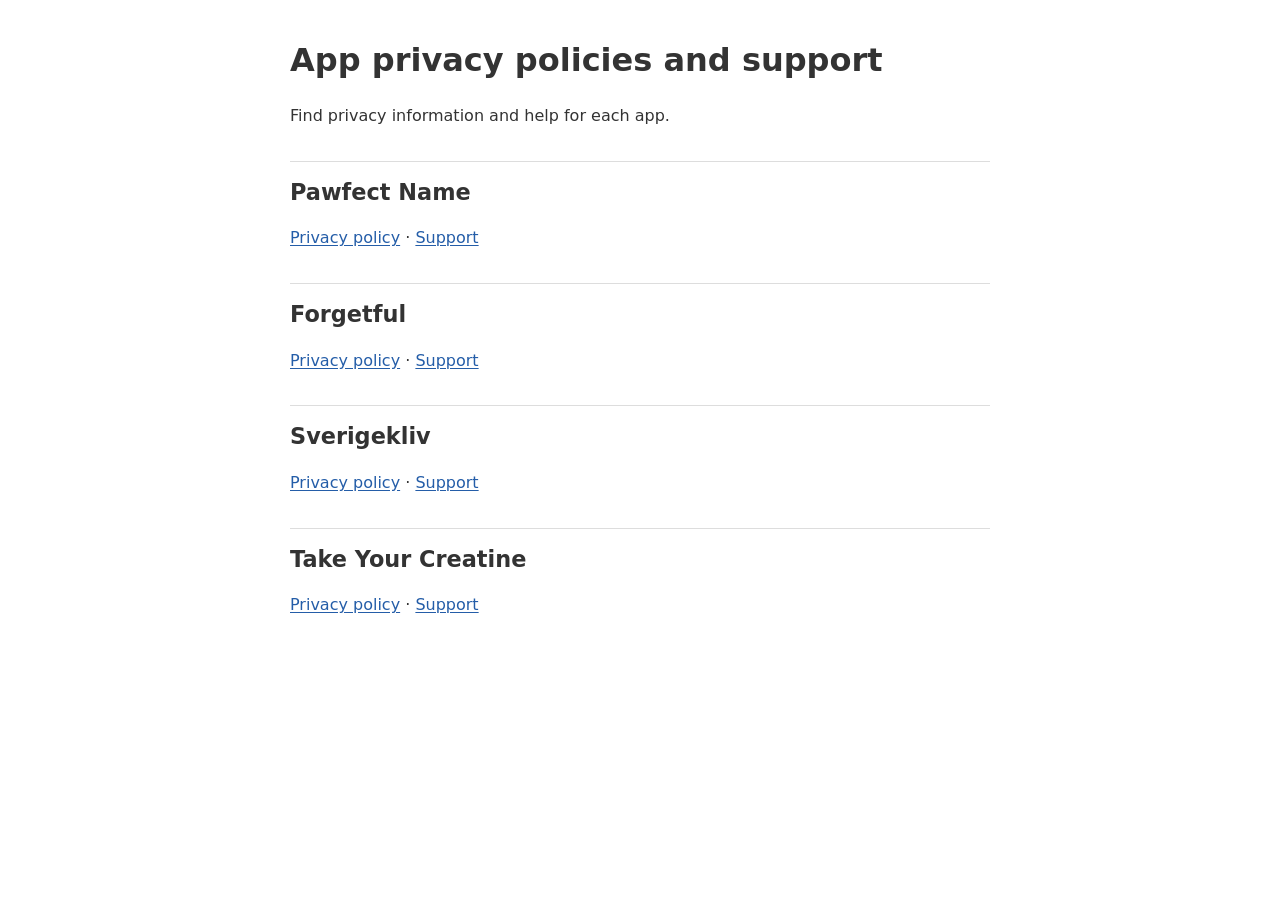
<file: index.html>
<!DOCTYPE html>
<html lang="en">
<head>
  <meta charset="UTF-8">
  <meta name="viewport" content="width=device-width, initial-scale=1">
  <title>App privacy policies and support</title>
  <link rel="stylesheet" href="assets/style.css">
</head>
<body>
  <main>
    <h1>App privacy policies and support</h1>
    <p>Find privacy information and help for each app.</p>
    <ul class="app-list">
      <li><h2>Pawfect Name</h2><p><a href="pawfect-name/privacy.html">Privacy policy</a> · <a href="pawfect-name/support.html">Support</a></p></li>
      <li><h2>Forgetful</h2><p><a href="forgetful/privacy.html">Privacy policy</a> · <a href="forgetful/support.html">Support</a></p></li>
      <li><h2>Sverigekliv</h2><p><a href="sverigekliv/privacy.html">Privacy policy</a> · <a href="sverigekliv/support.html">Support</a></p></li>
      <li><h2>Take Your Creatine</h2><p><a href="take-your-creatine/privacy.html">Privacy policy</a> · <a href="take-your-creatine/support.html">Support</a></p></li>
    </ul>
  </main>
</body>
</html>
</file>
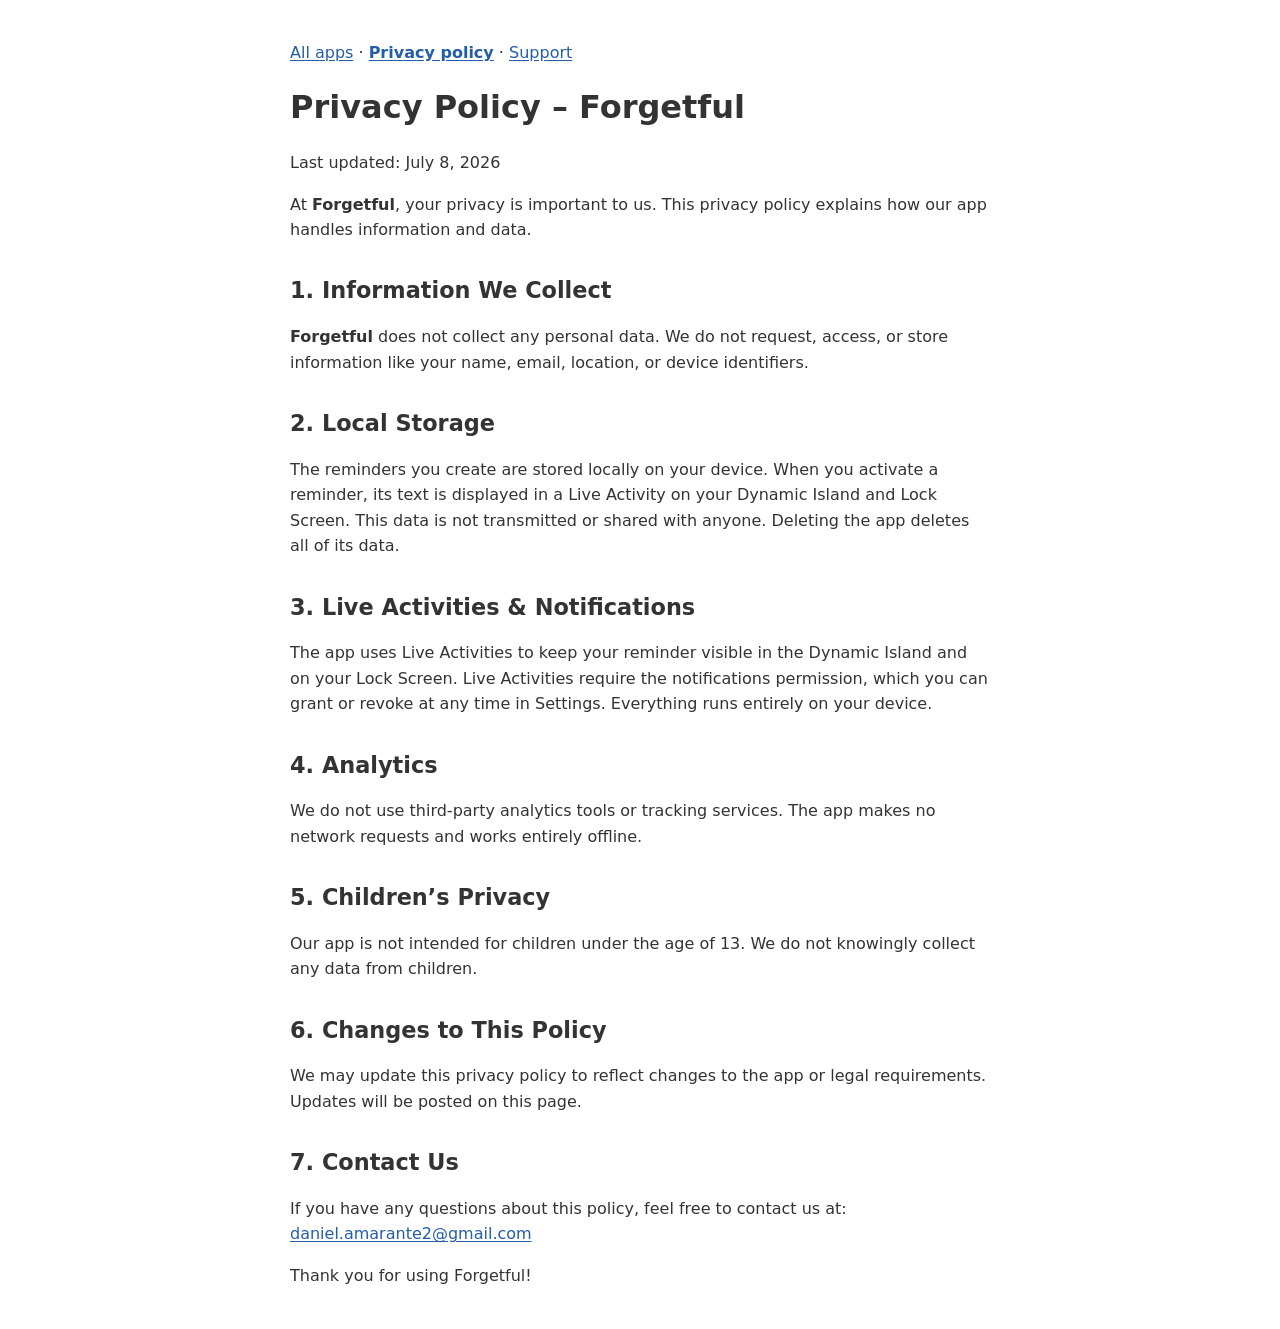
<file: forgetful/privacy.html>
<!DOCTYPE html>
<html lang="en">
<head>
  <meta charset="UTF-8">
  <meta name="viewport" content="width=device-width, initial-scale=1">
  <title>Privacy Policy – Forgetful</title>
  <link rel="stylesheet" href="../assets/style.css">
</head>
<body>
  <nav aria-label="Page navigation"><a href="../index.html">All apps</a> · <a href="privacy.html" aria-current="page">Privacy policy</a> · <a href="support.html">Support</a></nav>
  <main>

    <h1>Privacy Policy – Forgetful</h1>

    <p>Last updated: July 8, 2026</p>

    <p>At <strong>Forgetful</strong>, your privacy is important to us. This privacy policy explains how our app handles information and data.</p>

    <h2>1. Information We Collect</h2>
    <p><strong>Forgetful</strong> does not collect any personal data. We do not request, access, or store information like your name, email, location, or device identifiers.</p>

    <h2>2. Local Storage</h2>
    <p>The reminders you create are stored locally on your device. When you activate a reminder, its text is displayed in a Live Activity on your Dynamic Island and Lock Screen. This data is not transmitted or shared with anyone. Deleting the app deletes all of its data.</p>

    <h2>3. Live Activities &amp; Notifications</h2>
    <p>The app uses Live Activities to keep your reminder visible in the Dynamic Island and on your Lock Screen. Live Activities require the notifications permission, which you can grant or revoke at any time in Settings. Everything runs entirely on your device.</p>

    <h2>4. Analytics</h2>
    <p>We do not use third-party analytics tools or tracking services. The app makes no network requests and works entirely offline.</p>

    <h2>5. Children’s Privacy</h2>
    <p>Our app is not intended for children under the age of 13. We do not knowingly collect any data from children.</p>

    <h2>6. Changes to This Policy</h2>
    <p>We may update this privacy policy to reflect changes to the app or legal requirements. Updates will be posted on this page.</p>

    <h2>7. Contact Us</h2>
    <p>If you have any questions about this policy, feel free to contact us at: <a href="mailto:daniel.amarante2@gmail.com">daniel.amarante2@gmail.com</a></p>

    <p>Thank you for using Forgetful!</p>

  </main>
</body>
</html>
</file>
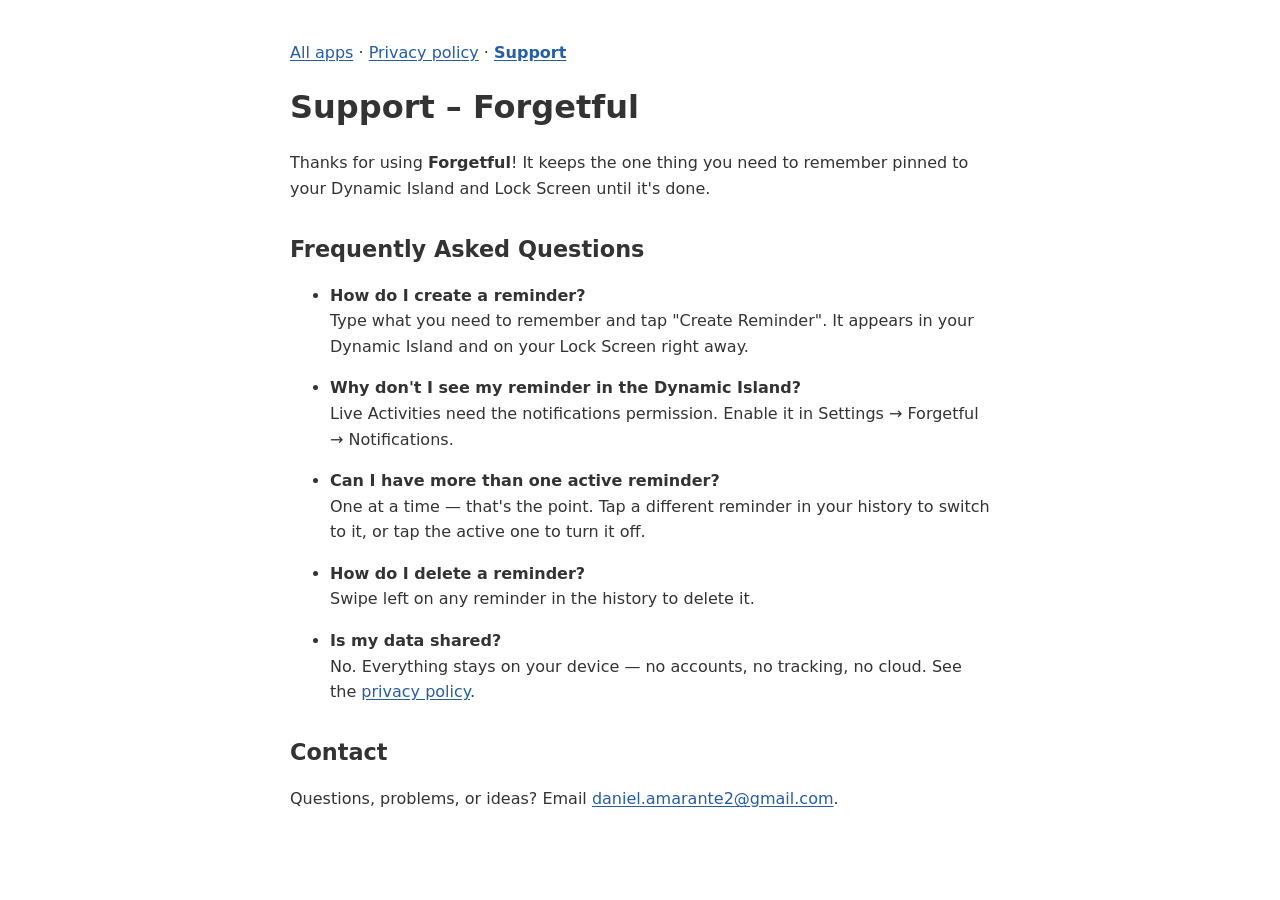
<file: forgetful/support.html>
<!DOCTYPE html>
<html lang="en">
<head>
  <meta charset="UTF-8">
  <meta name="viewport" content="width=device-width, initial-scale=1">
  <title>Support – Forgetful</title>
  <link rel="stylesheet" href="../assets/style.css">
</head>
<body>
  <nav aria-label="Page navigation"><a href="../index.html">All apps</a> · <a href="privacy.html">Privacy policy</a> · <a href="support.html" aria-current="page">Support</a></nav>
  <main>

    <h1>Support – Forgetful</h1>

    <p>Thanks for using <strong>Forgetful</strong>! It keeps the one thing you need to remember pinned to your Dynamic Island and Lock Screen until it's done.</p>

    <h2>Frequently Asked Questions</h2>
    <ul>
    <li><strong>How do I create a reminder?</strong><br>
    Type what you need to remember and tap "Create Reminder". It appears in your Dynamic Island and on your Lock Screen right away.
    </li>
    <li><strong>Why don't I see my reminder in the Dynamic Island?</strong><br>
    Live Activities need the notifications permission. Enable it in Settings → Forgetful → Notifications.
    </li>
    <li><strong>Can I have more than one active reminder?</strong><br>
    One at a time — that's the point. Tap a different reminder in your history to switch to it, or tap the active one to turn it off.
    </li>
    <li><strong>How do I delete a reminder?</strong><br>
    Swipe left on any reminder in the history to delete it.
    </li>
    <li><strong>Is my data shared?</strong><br>
    No. Everything stays on your device — no accounts, no tracking, no cloud. See the
    <a href="privacy.html">privacy policy</a>.
    </li>
    </ul>

    <h2>Contact</h2>
    <p>Questions, problems, or ideas? Email <a href="mailto:daniel.amarante2@gmail.com">daniel.amarante2@gmail.com</a>.</p>

  </main>
</body>
</html>
</file>
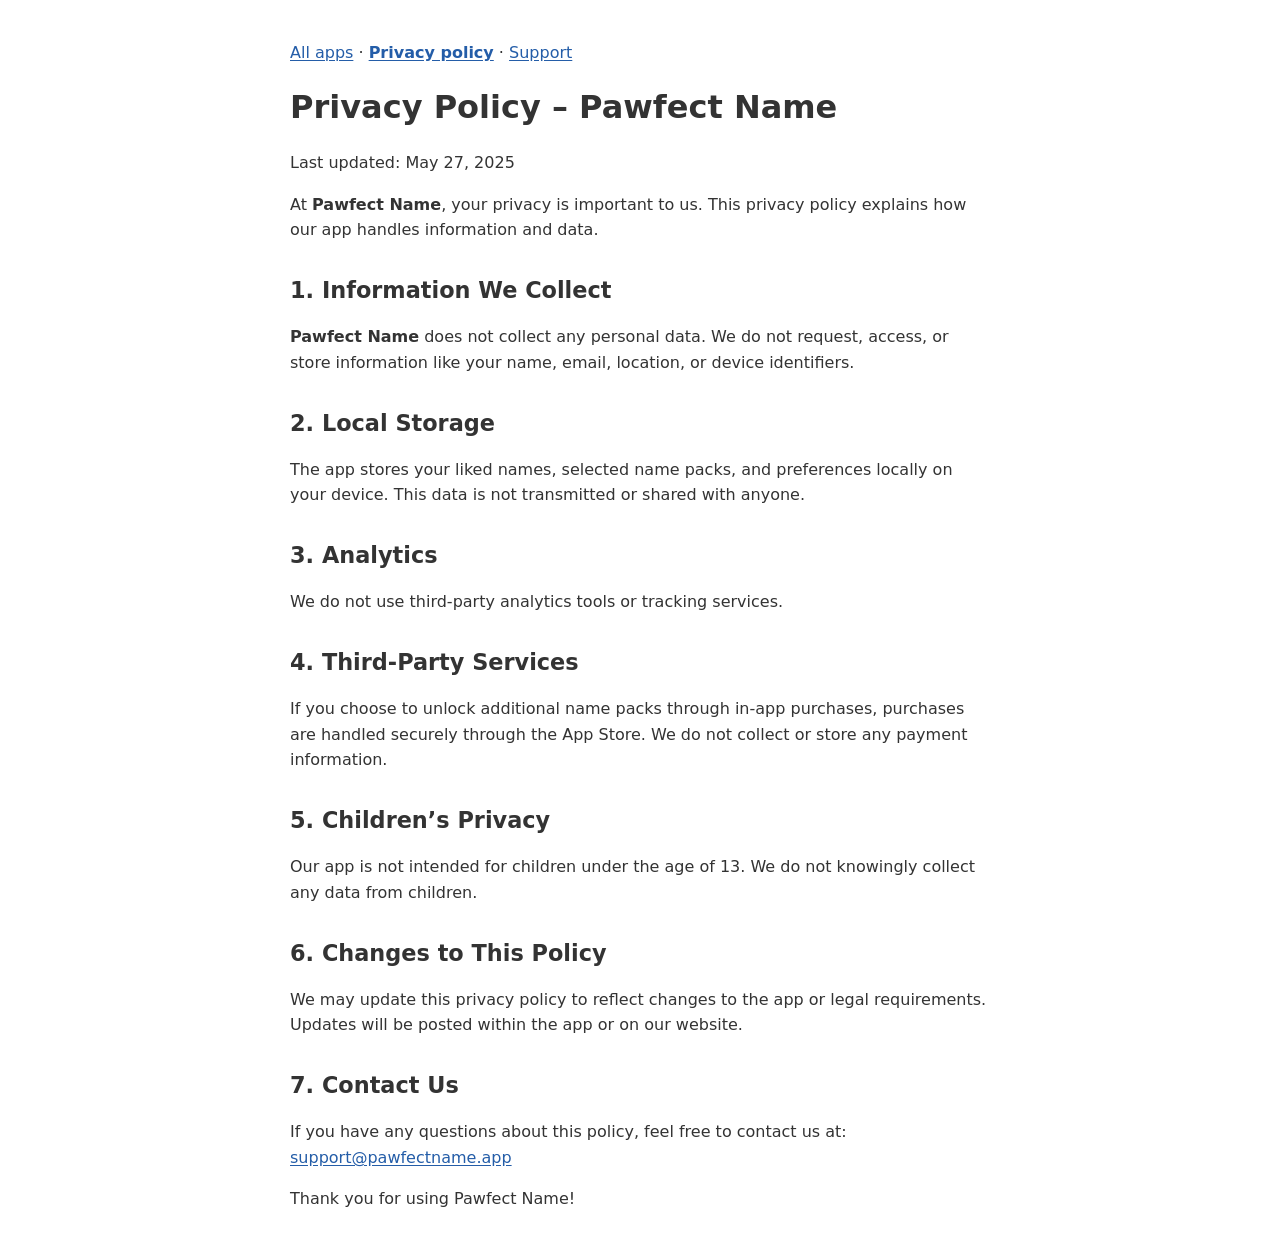
<file: pawfect-name/privacy.html>
<!DOCTYPE html>
<html lang="en">
<head>
  <meta charset="UTF-8">
  <meta name="viewport" content="width=device-width, initial-scale=1">
  <title>Privacy Policy – Pawfect Name</title>
  <link rel="stylesheet" href="../assets/style.css">
</head>
<body>
  <nav aria-label="Page navigation"><a href="../index.html">All apps</a> · <a href="privacy.html" aria-current="page">Privacy policy</a> · <a href="support.html">Support</a></nav>
  <main>

    <h1>Privacy Policy – Pawfect Name</h1>

    <p>Last updated: May 27, 2025</p>

    <p>At <strong>Pawfect Name</strong>, your privacy is important to us. This privacy policy explains how our app handles information and data.</p>

    <h2>1. Information We Collect</h2>
    <p><strong>Pawfect Name</strong> does not collect any personal data. We do not request, access, or store information like your name, email, location, or device identifiers.</p>

    <h2>2. Local Storage</h2>
    <p>The app stores your liked names, selected name packs, and preferences locally on your device. This data is not transmitted or shared with anyone.</p>

    <h2>3. Analytics</h2>
    <p>We do not use third-party analytics tools or tracking services.</p>

    <h2>4. Third-Party Services</h2>
    <p>If you choose to unlock additional name packs through in-app purchases, purchases are handled securely through the App Store. We do not collect or store any payment information.</p>

    <h2>5. Children’s Privacy</h2>
    <p>Our app is not intended for children under the age of 13. We do not knowingly collect any data from children.</p>

    <h2>6. Changes to This Policy</h2>
    <p>We may update this privacy policy to reflect changes to the app or legal requirements. Updates will be posted within the app or on our website.</p>

    <h2>7. Contact Us</h2>
    <p>If you have any questions about this policy, feel free to contact us at: <a href="mailto:support@pawfectname.app">support@pawfectname.app</a></p>

    <p>Thank you for using Pawfect Name!</p>

  </main>
</body>
</html>
</file>
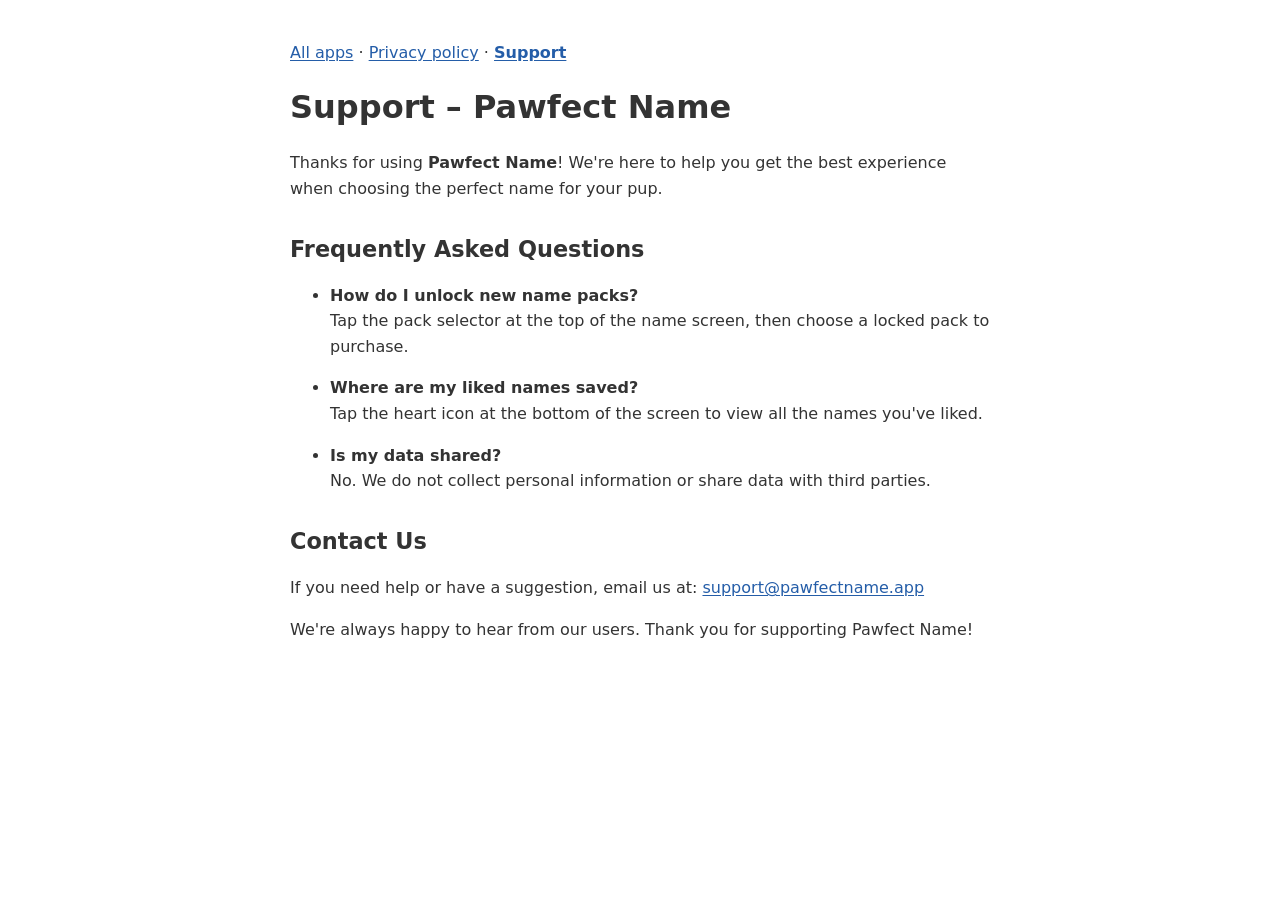
<file: pawfect-name/support.html>
<!DOCTYPE html>
<html lang="en">
<head>
  <meta charset="UTF-8">
  <meta name="viewport" content="width=device-width, initial-scale=1">
  <title>Support – Pawfect Name</title>
  <link rel="stylesheet" href="../assets/style.css">
</head>
<body>
  <nav aria-label="Page navigation"><a href="../index.html">All apps</a> · <a href="privacy.html">Privacy policy</a> · <a href="support.html" aria-current="page">Support</a></nav>
  <main>

    <h1>Support – Pawfect Name</h1>

    <p>Thanks for using <strong>Pawfect Name</strong>! We're here to help you get the best experience when choosing the perfect name for your pup.</p>

    <h2>Frequently Asked Questions</h2>
    <ul>
    <li><strong>How do I unlock new name packs?</strong><br>
    Tap the pack selector at the top of the name screen, then choose a locked pack to purchase.
    </li>
    <li><strong>Where are my liked names saved?</strong><br>
    Tap the heart icon at the bottom of the screen to view all the names you've liked.
    </li>
    <li><strong>Is my data shared?</strong><br>
    No. We do not collect personal information or share data with third parties.
    </li>
    </ul>

    <h2>Contact Us</h2>
    <p>If you need help or have a suggestion, email us at: <a href="mailto:support@pawfectname.app">support@pawfectname.app</a></p>

    <p>We're always happy to hear from our users. Thank you for supporting Pawfect Name!</p>

  </main>
</body>
</html>
</file>
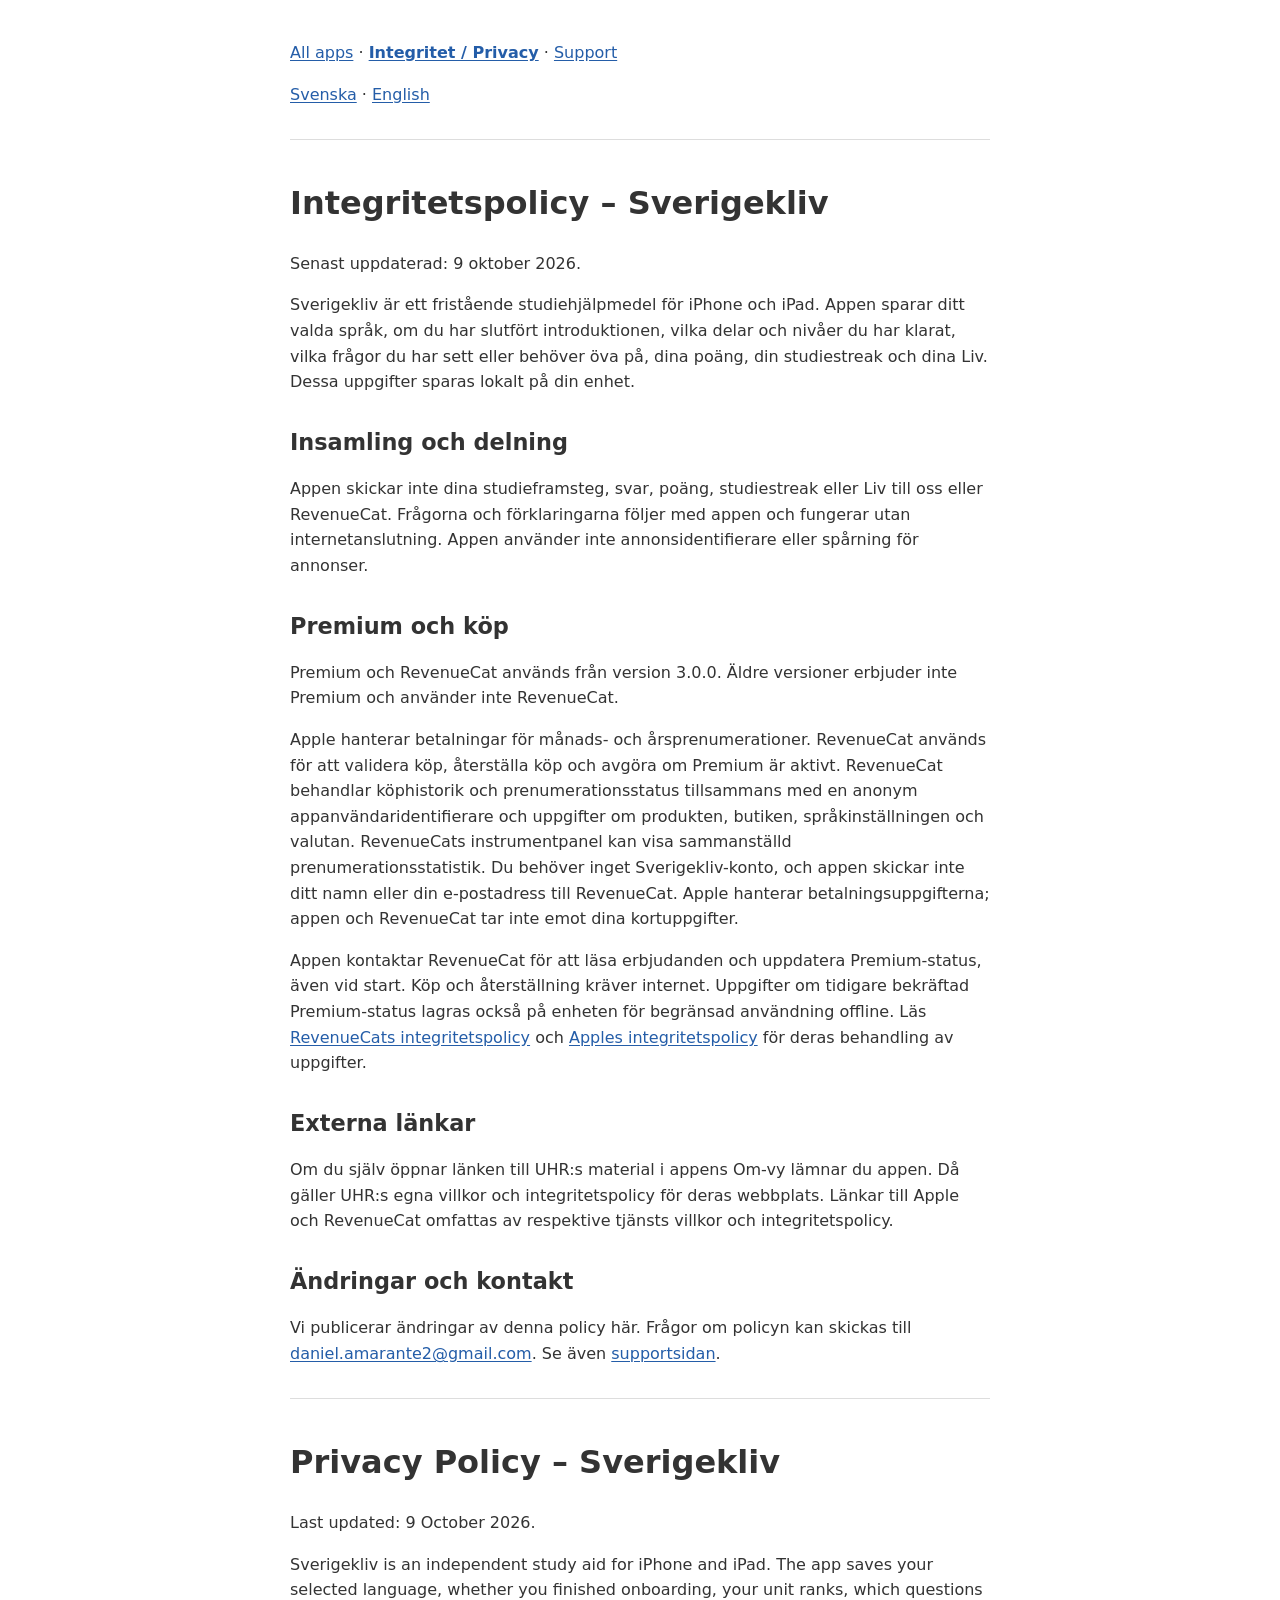
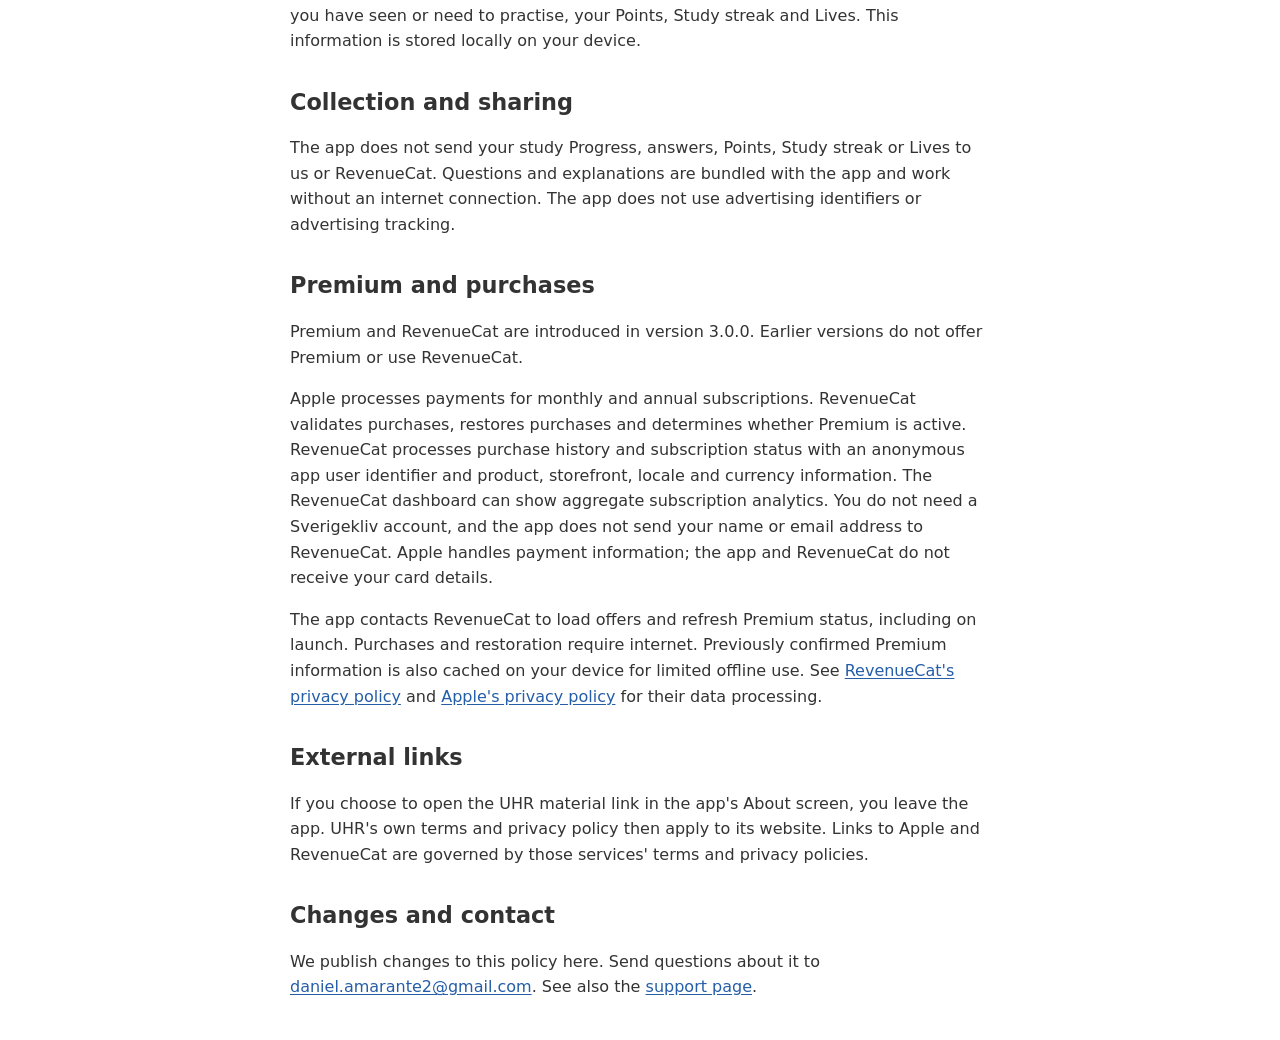
<file: sverigekliv/privacy.html>
<!DOCTYPE html>
<html lang="sv">
<head>
  <meta charset="UTF-8">
  <meta name="viewport" content="width=device-width, initial-scale=1">
  <title>Integritetspolicy / Privacy Policy – Sverigekliv</title>
  <link rel="stylesheet" href="../assets/style.css">
</head>
<body>
  <nav aria-label="Page navigation"><a href="../index.html">All apps</a> · <a href="privacy.html" aria-current="page">Integritet / Privacy</a> · <a href="support.html">Support</a></nav>
  <nav aria-label="Language navigation"><a href="#sv" lang="sv">Svenska</a> · <a href="#en" lang="en">English</a></nav>
  <main>

    <section id="sv" lang="sv">
    <h1>Integritetspolicy – Sverigekliv</h1>
    <p>Senast uppdaterad: 9 oktober 2026.</p>
    <p>Sverigekliv är ett fristående studiehjälpmedel för iPhone och iPad. Appen sparar ditt valda språk, om du har slutfört introduktionen, vilka delar och nivåer du har klarat, vilka frågor du har sett eller behöver öva på, dina poäng, din studiestreak och dina Liv. Dessa uppgifter sparas lokalt på din enhet.</p>
    <h2>Insamling och delning</h2>
    <p>Appen skickar inte dina studieframsteg, svar, poäng, studiestreak eller Liv till oss eller RevenueCat. Frågorna och förklaringarna följer med appen och fungerar utan internetanslutning. Appen använder inte annonsidentifierare eller spårning för annonser.</p>
    <h2>Premium och köp</h2>
    <p>Premium och RevenueCat används från version 3.0.0. Äldre versioner erbjuder inte Premium och använder inte RevenueCat.</p>
    <p>Apple hanterar betalningar för månads- och årsprenumerationer. RevenueCat används för att validera köp, återställa köp och avgöra om Premium är aktivt. RevenueCat behandlar köphistorik och prenumerationsstatus tillsammans med en anonym appanvändaridentifierare och uppgifter om produkten, butiken, språkinställningen och valutan. RevenueCats instrumentpanel kan visa sammanställd prenumerationsstatistik. Du behöver inget Sverigekliv-konto, och appen skickar inte ditt namn eller din e-postadress till RevenueCat. Apple hanterar betalningsuppgifterna; appen och RevenueCat tar inte emot dina kortuppgifter.</p>
    <p>Appen kontaktar RevenueCat för att läsa erbjudanden och uppdatera Premium-status, även vid start. Köp och återställning kräver internet. Uppgifter om tidigare bekräftad Premium-status lagras också på enheten för begränsad användning offline. Läs <a href="https://www.revenuecat.com/privacy">RevenueCats integritetspolicy</a> och <a href="https://www.apple.com/legal/privacy/">Apples integritetspolicy</a> för deras behandling av uppgifter.</p>
    <h2>Externa länkar</h2>

    <p>Om du själv öppnar länken till UHR:s material i appens Om-vy lämnar du appen. Då gäller UHR:s egna villkor och integritetspolicy för deras webbplats. Länkar till Apple och RevenueCat omfattas av respektive tjänsts villkor och integritetspolicy.</p>
    <h2>Ändringar och kontakt</h2>
    <p>Vi publicerar ändringar av denna policy här. Frågor om policyn kan skickas till <a href="mailto:daniel.amarante2@gmail.com">daniel.amarante2@gmail.com</a>. Se även <a href="support.html">supportsidan</a>.</p>
    </section>

    <section id="en" lang="en">
    <h1>Privacy Policy – Sverigekliv</h1>
    <p>Last updated: 9 October 2026.</p>
    <p>Sverigekliv is an independent study aid for iPhone and iPad. The app saves your selected language, whether you finished onboarding, your unit ranks, which questions you have seen or need to practise, your Points, Study streak and Lives. This information is stored locally on your device.</p>
    <h2>Collection and sharing</h2>
    <p>The app does not send your study Progress, answers, Points, Study streak or Lives to us or RevenueCat. Questions and explanations are bundled with the app and work without an internet connection. The app does not use advertising identifiers or advertising tracking.</p>
    <h2>Premium and purchases</h2>
    <p>Premium and RevenueCat are introduced in version 3.0.0. Earlier versions do not offer Premium or use RevenueCat.</p>
    <p>Apple processes payments for monthly and annual subscriptions. RevenueCat validates purchases, restores purchases and determines whether Premium is active. RevenueCat processes purchase history and subscription status with an anonymous app user identifier and product, storefront, locale and currency information. The RevenueCat dashboard can show aggregate subscription analytics. You do not need a Sverigekliv account, and the app does not send your name or email address to RevenueCat. Apple handles payment information; the app and RevenueCat do not receive your card details.</p>
    <p>The app contacts RevenueCat to load offers and refresh Premium status, including on launch. Purchases and restoration require internet. Previously confirmed Premium information is also cached on your device for limited offline use. See <a href="https://www.revenuecat.com/privacy">RevenueCat's privacy policy</a> and <a href="https://www.apple.com/legal/privacy/">Apple's privacy policy</a> for their data processing.</p>
    <h2>External links</h2>

    <p>If you choose to open the UHR material link in the app's About screen, you leave the app. UHR's own terms and privacy policy then apply to its website. Links to Apple and RevenueCat are governed by those services' terms and privacy policies.</p>
    <h2>Changes and contact</h2>
    <p>We publish changes to this policy here. Send questions about it to <a href="mailto:daniel.amarante2@gmail.com">daniel.amarante2@gmail.com</a>. See also the <a href="support.html">support page</a>.</p>
    </section>
  </main>
</body>
</html>
</file>
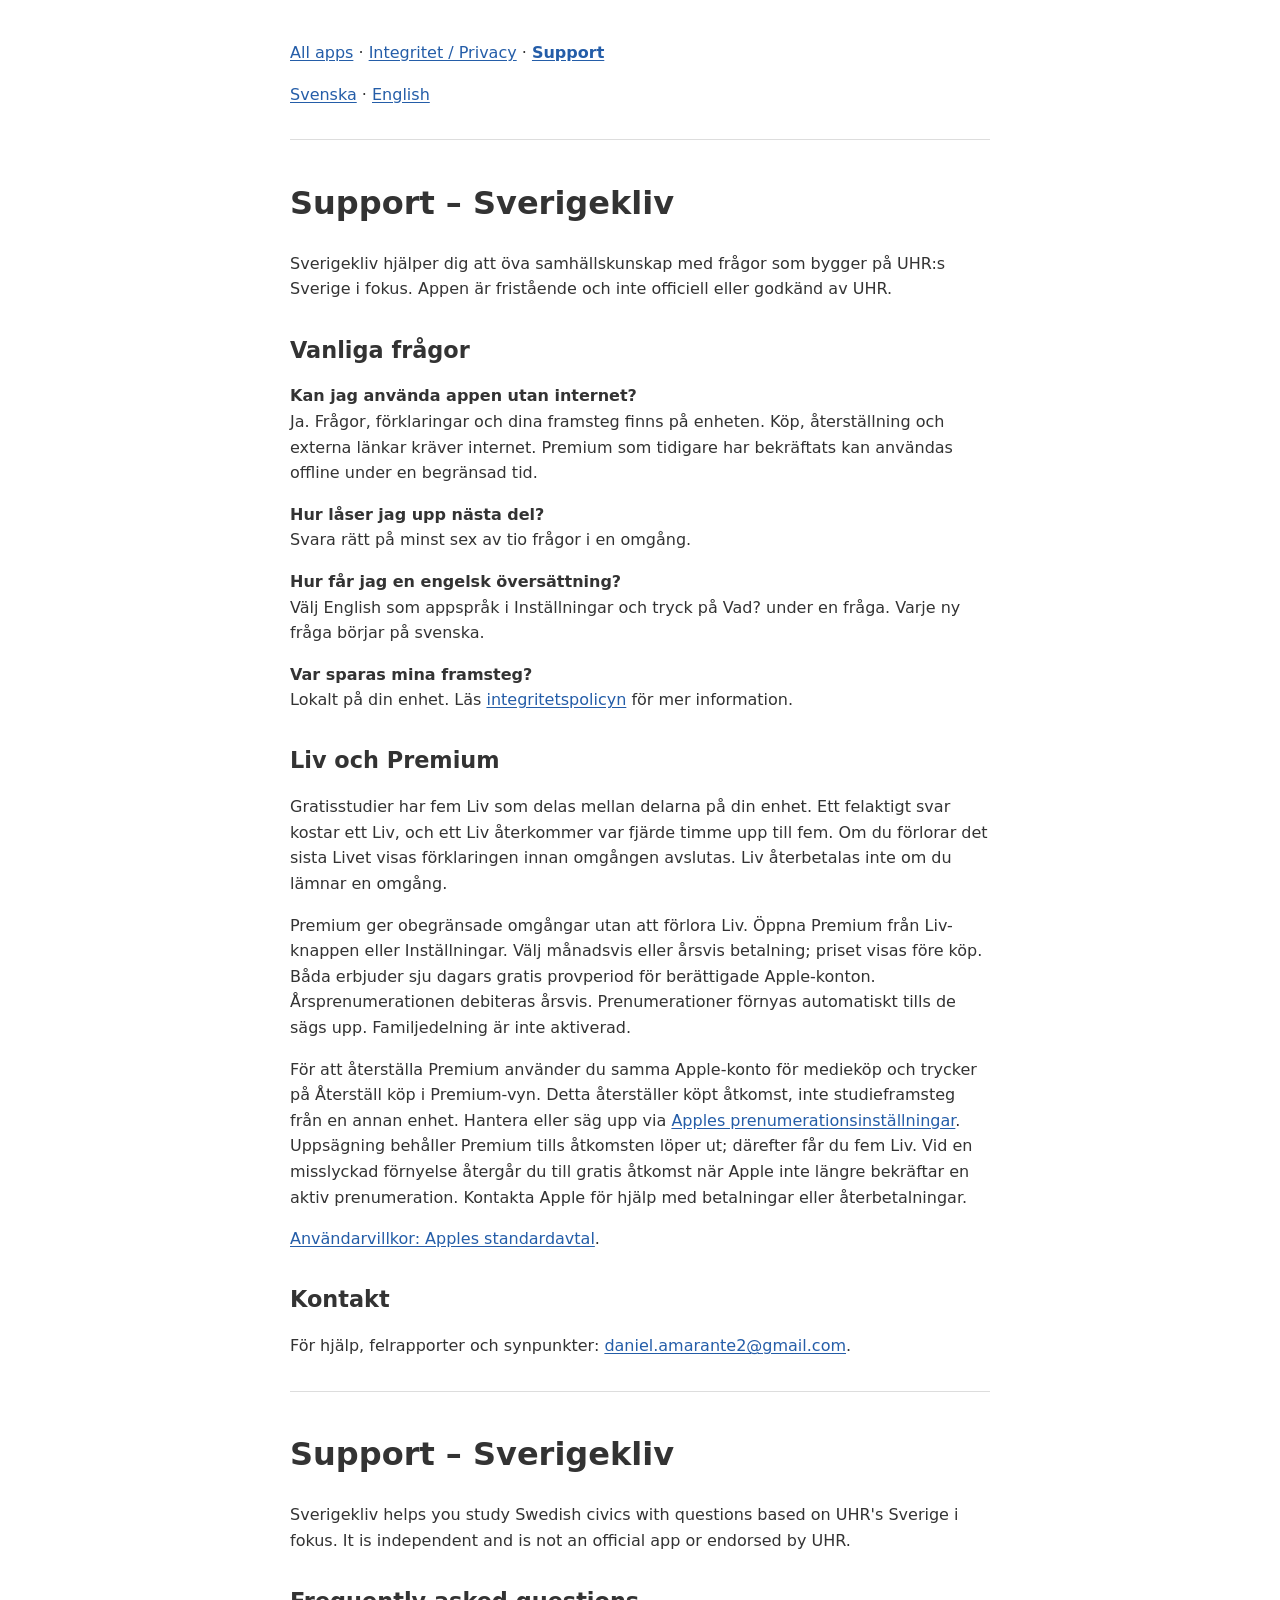
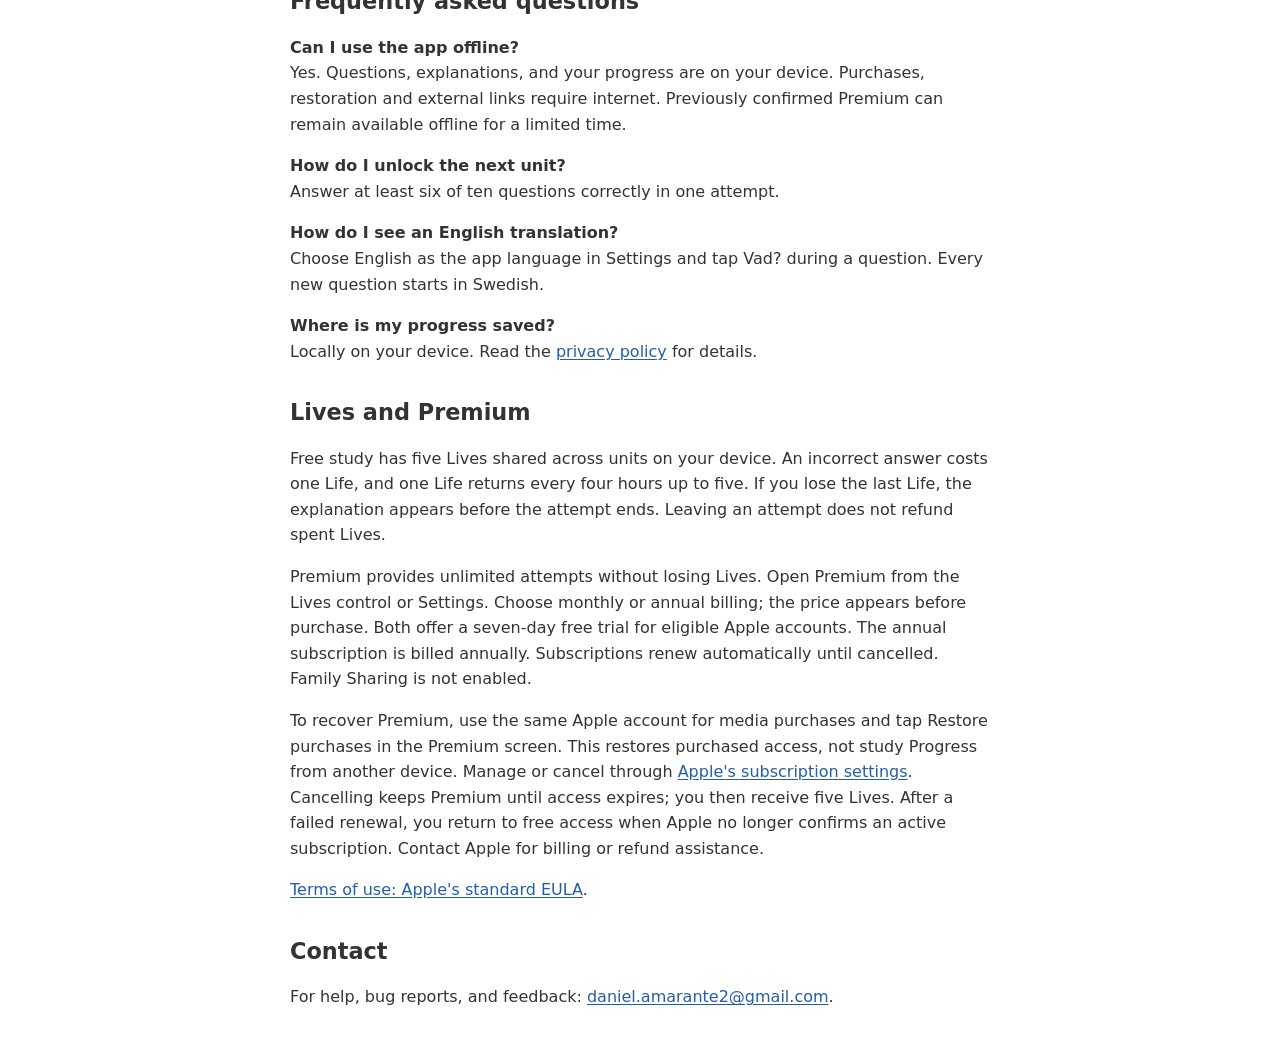
<file: sverigekliv/support.html>
<!DOCTYPE html>
<html lang="sv">
<head>
  <meta charset="UTF-8">
  <meta name="viewport" content="width=device-width, initial-scale=1">
  <title>Support – Sverigekliv</title>
  <link rel="stylesheet" href="../assets/style.css">
</head>
<body>
  <nav aria-label="Page navigation"><a href="../index.html">All apps</a> · <a href="privacy.html">Integritet / Privacy</a> · <a href="support.html" aria-current="page">Support</a></nav>
  <nav aria-label="Language navigation"><a href="#sv" lang="sv">Svenska</a> · <a href="#en" lang="en">English</a></nav>
  <main>

    <section id="sv" lang="sv">
    <h1>Support – Sverigekliv</h1>
    <p>Sverigekliv hjälper dig att öva samhällskunskap med frågor som bygger på UHR:s Sverige i fokus. Appen är fristående och inte officiell eller godkänd av UHR.</p>
    <h2>Vanliga frågor</h2>
    <p><strong>Kan jag använda appen utan internet?</strong><br>Ja. Frågor, förklaringar och dina framsteg finns på enheten. Köp, återställning och externa länkar kräver internet. Premium som tidigare har bekräftats kan användas offline under en begränsad tid.</p>
    <p><strong>Hur låser jag upp nästa del?</strong><br>Svara rätt på minst sex av tio frågor i en omgång.</p>
    <p><strong>Hur får jag en engelsk översättning?</strong><br>Välj English som appspråk i Inställningar och tryck på Vad? under en fråga. Varje ny fråga börjar på svenska.</p>
    <p><strong>Var sparas mina framsteg?</strong><br>Lokalt på din enhet. Läs <a href="privacy.html">integritetspolicyn</a> för mer information.</p>
    <h2>Liv och Premium</h2>
    <p>Gratisstudier har fem Liv som delas mellan delarna på din enhet. Ett felaktigt svar kostar ett Liv, och ett Liv återkommer var fjärde timme upp till fem. Om du förlorar det sista Livet visas förklaringen innan omgången avslutas. Liv återbetalas inte om du lämnar en omgång.</p>
    <p>Premium ger obegränsade omgångar utan att förlora Liv. Öppna Premium från Liv-knappen eller Inställningar. Välj månadsvis eller årsvis betalning; priset visas före köp. Båda erbjuder sju dagars gratis provperiod för berättigade Apple-konton. Årsprenumerationen debiteras årsvis. Prenumerationer förnyas automatiskt tills de sägs upp. Familjedelning är inte aktiverad.</p>
    <p>För att återställa Premium använder du samma Apple-konto för medieköp och trycker på Återställ köp i Premium-vyn. Detta återställer köpt åtkomst, inte studieframsteg från en annan enhet. Hantera eller säg upp via <a href="https://apps.apple.com/account/subscriptions">Apples prenumerationsinställningar</a>. Uppsägning behåller Premium tills åtkomsten löper ut; därefter får du fem Liv. Vid en misslyckad förnyelse återgår du till gratis åtkomst när Apple inte längre bekräftar en aktiv prenumeration. Kontakta Apple för hjälp med betalningar eller återbetalningar.</p>
    <p><a href="https://www.apple.com/legal/internet-services/itunes/dev/stdeula/">Användarvillkor: Apples standardavtal</a>.</p>
    <h2>Kontakt</h2>

    <p>För hjälp, felrapporter och synpunkter: <a href="mailto:daniel.amarante2@gmail.com">daniel.amarante2@gmail.com</a>.</p>
    </section>

    <section id="en" lang="en">
    <h1>Support – Sverigekliv</h1>
    <p>Sverigekliv helps you study Swedish civics with questions based on UHR's Sverige i fokus. It is independent and is not an official app or endorsed by UHR.</p>
    <h2>Frequently asked questions</h2>
    <p><strong>Can I use the app offline?</strong><br>Yes. Questions, explanations, and your progress are on your device. Purchases, restoration and external links require internet. Previously confirmed Premium can remain available offline for a limited time.</p>
    <p><strong>How do I unlock the next unit?</strong><br>Answer at least six of ten questions correctly in one attempt.</p>
    <p><strong>How do I see an English translation?</strong><br>Choose English as the app language in Settings and tap Vad? during a question. Every new question starts in Swedish.</p>
    <p><strong>Where is my progress saved?</strong><br>Locally on your device. Read the <a href="privacy.html">privacy policy</a> for details.</p>
    <h2>Lives and Premium</h2>
    <p>Free study has five Lives shared across units on your device. An incorrect answer costs one Life, and one Life returns every four hours up to five. If you lose the last Life, the explanation appears before the attempt ends. Leaving an attempt does not refund spent Lives.</p>
    <p>Premium provides unlimited attempts without losing Lives. Open Premium from the Lives control or Settings. Choose monthly or annual billing; the price appears before purchase. Both offer a seven-day free trial for eligible Apple accounts. The annual subscription is billed annually. Subscriptions renew automatically until cancelled. Family Sharing is not enabled.</p>
    <p>To recover Premium, use the same Apple account for media purchases and tap Restore purchases in the Premium screen. This restores purchased access, not study Progress from another device. Manage or cancel through <a href="https://apps.apple.com/account/subscriptions">Apple's subscription settings</a>. Cancelling keeps Premium until access expires; you then receive five Lives. After a failed renewal, you return to free access when Apple no longer confirms an active subscription. Contact Apple for billing or refund assistance.</p>
    <p><a href="https://www.apple.com/legal/internet-services/itunes/dev/stdeula/">Terms of use: Apple's standard EULA</a>.</p>
    <h2>Contact</h2>

    <p>For help, bug reports, and feedback: <a href="mailto:daniel.amarante2@gmail.com">daniel.amarante2@gmail.com</a>.</p>
    </section>
  </main>
</body>
</html>
</file>
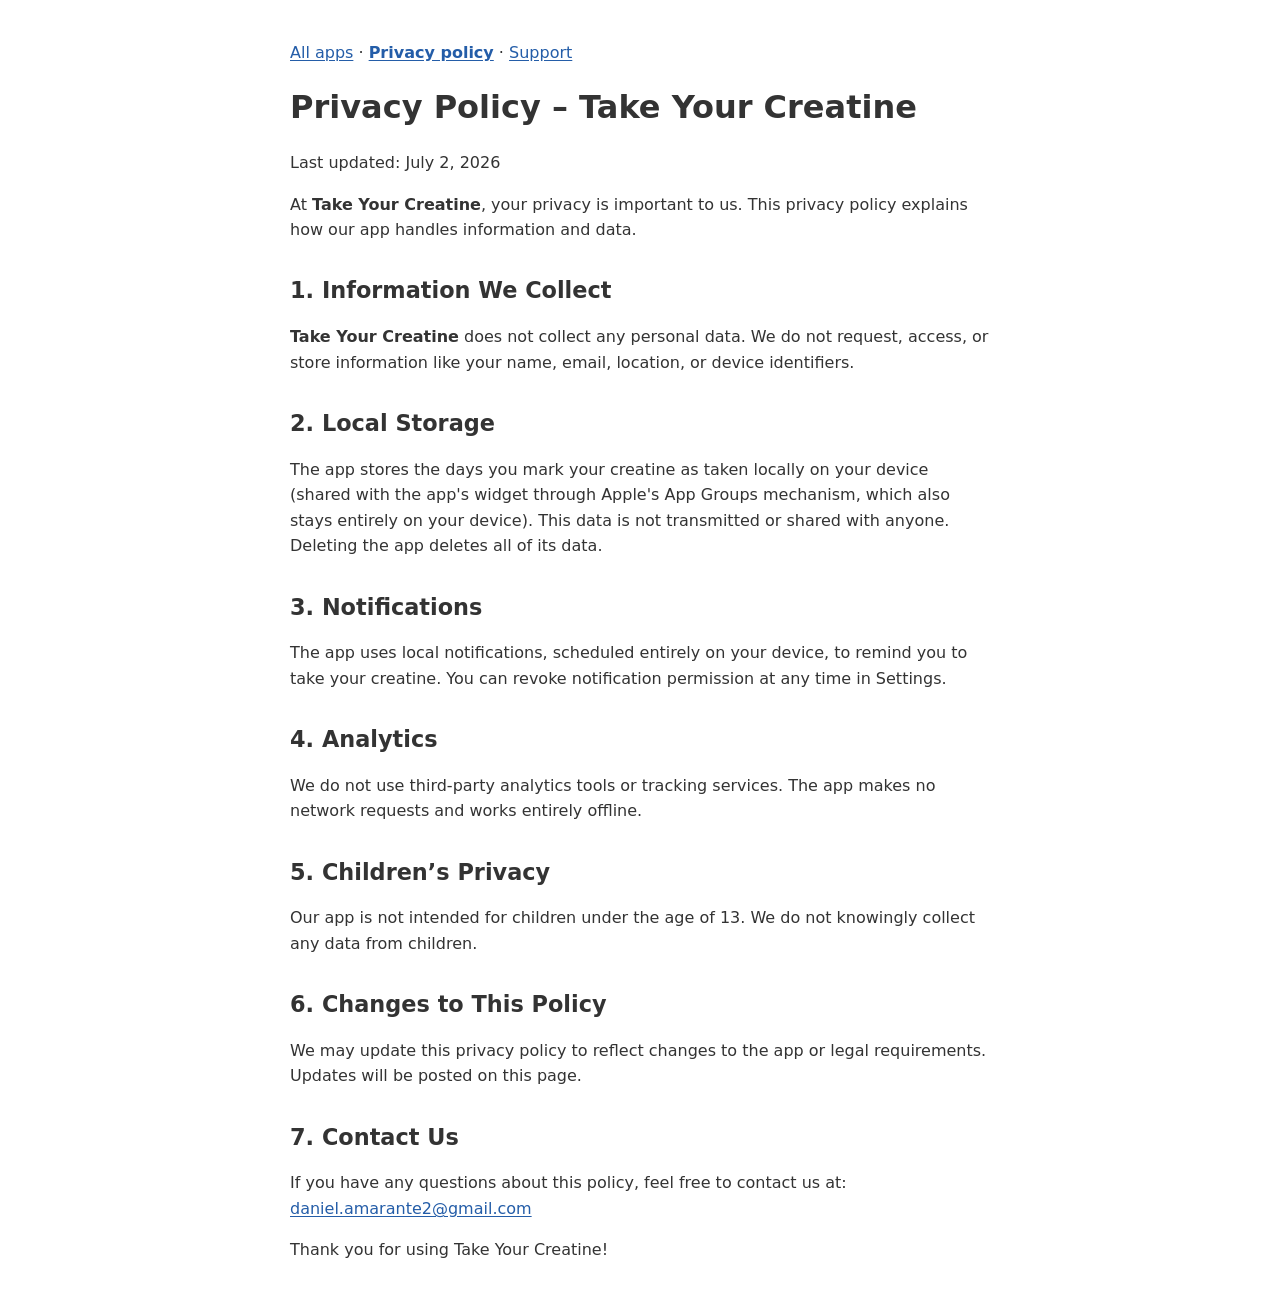
<file: take-your-creatine/privacy.html>
<!DOCTYPE html>
<html lang="en">
<head>
  <meta charset="UTF-8">
  <meta name="viewport" content="width=device-width, initial-scale=1">
  <title>Privacy Policy – Take Your Creatine</title>
  <link rel="stylesheet" href="../assets/style.css">
</head>
<body>
  <nav aria-label="Page navigation"><a href="../index.html">All apps</a> · <a href="privacy.html" aria-current="page">Privacy policy</a> · <a href="support.html">Support</a></nav>
  <main>

    <h1>Privacy Policy – Take Your Creatine</h1>

    <p>Last updated: July 2, 2026</p>

    <p>At <strong>Take Your Creatine</strong>, your privacy is important to us. This privacy policy explains how our app handles information and data.</p>

    <h2>1. Information We Collect</h2>
    <p><strong>Take Your Creatine</strong> does not collect any personal data. We do not request, access, or store information like your name, email, location, or device identifiers.</p>

    <h2>2. Local Storage</h2>
    <p>The app stores the days you mark your creatine as taken locally on your device (shared with the app's widget through Apple's App Groups mechanism, which also stays entirely on your device). This data is not transmitted or shared with anyone. Deleting the app deletes all of its data.</p>

    <h2>3. Notifications</h2>
    <p>The app uses local notifications, scheduled entirely on your device, to remind you to take your creatine. You can revoke notification permission at any time in Settings.</p>

    <h2>4. Analytics</h2>
    <p>We do not use third-party analytics tools or tracking services. The app makes no network requests and works entirely offline.</p>

    <h2>5. Children’s Privacy</h2>
    <p>Our app is not intended for children under the age of 13. We do not knowingly collect any data from children.</p>

    <h2>6. Changes to This Policy</h2>
    <p>We may update this privacy policy to reflect changes to the app or legal requirements. Updates will be posted on this page.</p>

    <h2>7. Contact Us</h2>
    <p>If you have any questions about this policy, feel free to contact us at: <a href="mailto:daniel.amarante2@gmail.com">daniel.amarante2@gmail.com</a></p>

    <p>Thank you for using Take Your Creatine!</p>

  </main>
</body>
</html>
</file>
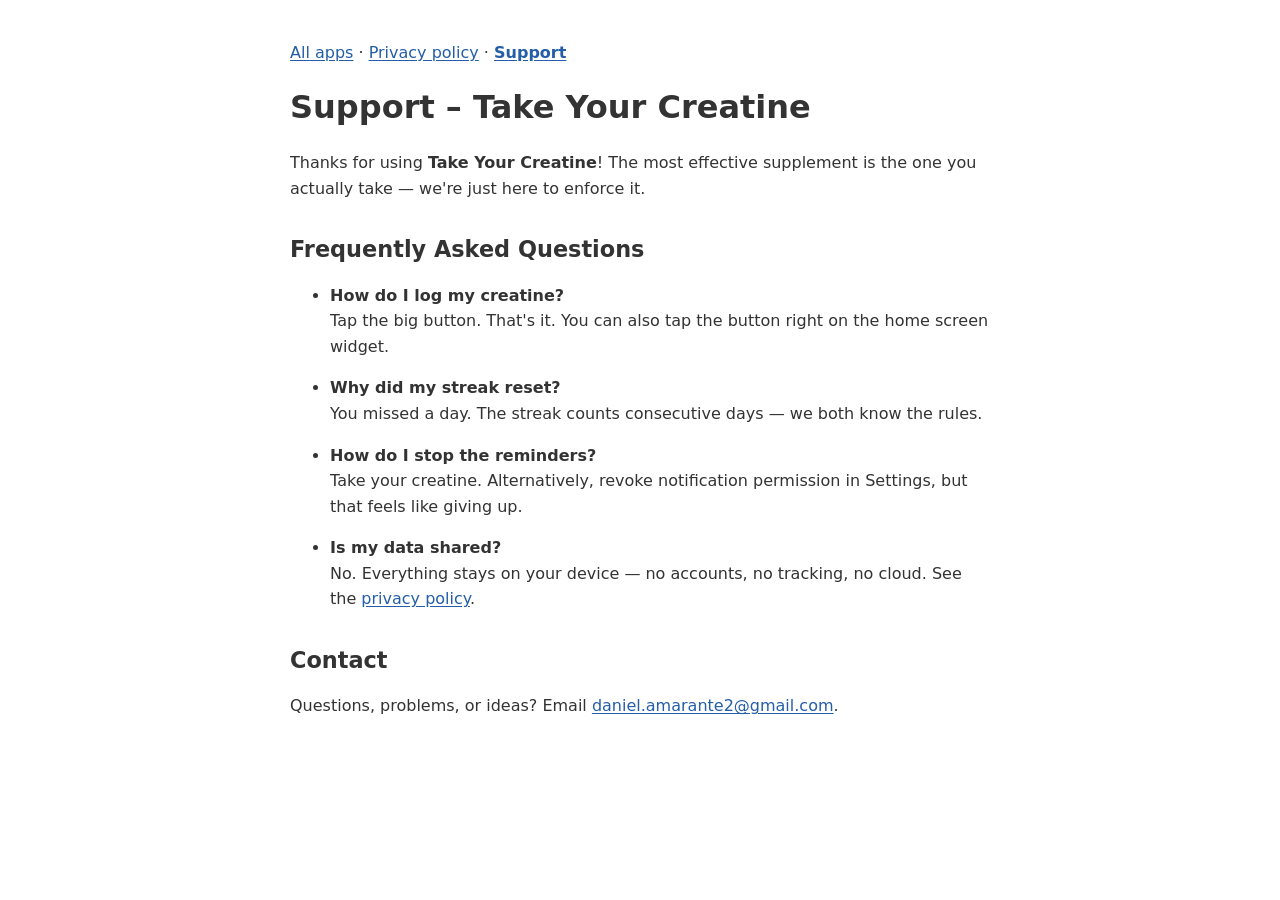
<file: take-your-creatine/support.html>
<!DOCTYPE html>
<html lang="en">
<head>
  <meta charset="UTF-8">
  <meta name="viewport" content="width=device-width, initial-scale=1">
  <title>Support – Take Your Creatine</title>
  <link rel="stylesheet" href="../assets/style.css">
</head>
<body>
  <nav aria-label="Page navigation"><a href="../index.html">All apps</a> · <a href="privacy.html">Privacy policy</a> · <a href="support.html" aria-current="page">Support</a></nav>
  <main>

    <h1>Support – Take Your Creatine</h1>

    <p>Thanks for using <strong>Take Your Creatine</strong>! The most effective supplement is the one you actually take — we're just here to enforce it.</p>

    <h2>Frequently Asked Questions</h2>
    <ul>
    <li><strong>How do I log my creatine?</strong><br>
    Tap the big button. That's it. You can also tap the button right on the home screen widget.
    </li>
    <li><strong>Why did my streak reset?</strong><br>
    You missed a day. The streak counts consecutive days — we both know the rules.
    </li>
    <li><strong>How do I stop the reminders?</strong><br>
    Take your creatine. Alternatively, revoke notification permission in Settings, but that feels like giving up.
    </li>
    <li><strong>Is my data shared?</strong><br>
    No. Everything stays on your device — no accounts, no tracking, no cloud. See the
    <a href="privacy.html">privacy policy</a>.
    </li>
    </ul>

    <h2>Contact</h2>
    <p>Questions, problems, or ideas? Email <a href="mailto:daniel.amarante2@gmail.com">daniel.amarante2@gmail.com</a>.</p>

  </main>
</body>
</html>
</file>
<file: assets/style.css>
:root {
  color-scheme: light;
  font-family: system-ui, sans-serif;
  color: #333;
  background: #fff;
  line-height: 1.6;
}

* { box-sizing: border-box; }

body {
  max-width: 740px;
  margin: 40px auto;
  padding: 0 20px;
  overflow-wrap: anywhere;
}

h1, h2 { line-height: 1.3; }
h1 { font-size: 2rem; }
h2 { font-size: 1.4rem; margin-top: 1.5em; }
a { color: #245da8; text-underline-offset: 0.15em; }
a:hover { text-decoration-thickness: 2px; }
a:focus-visible { outline: 2px solid currentColor; outline-offset: 4px; }
a[aria-current="page"] { font-weight: 700; }
nav { margin-bottom: 1rem; }
section, .app-list > li {
  border-top: 1px solid #ddd;
  margin-top: 2rem;
  padding-top: 1rem;
}
li { margin-bottom: 1rem; }
.app-list { list-style: none; padding: 0; }
.app-list h2 { margin-top: 0; }

@media (max-width: 480px) {
  body { margin: 24px auto; }
  h1 { font-size: 1.65rem; }
}
</file>
